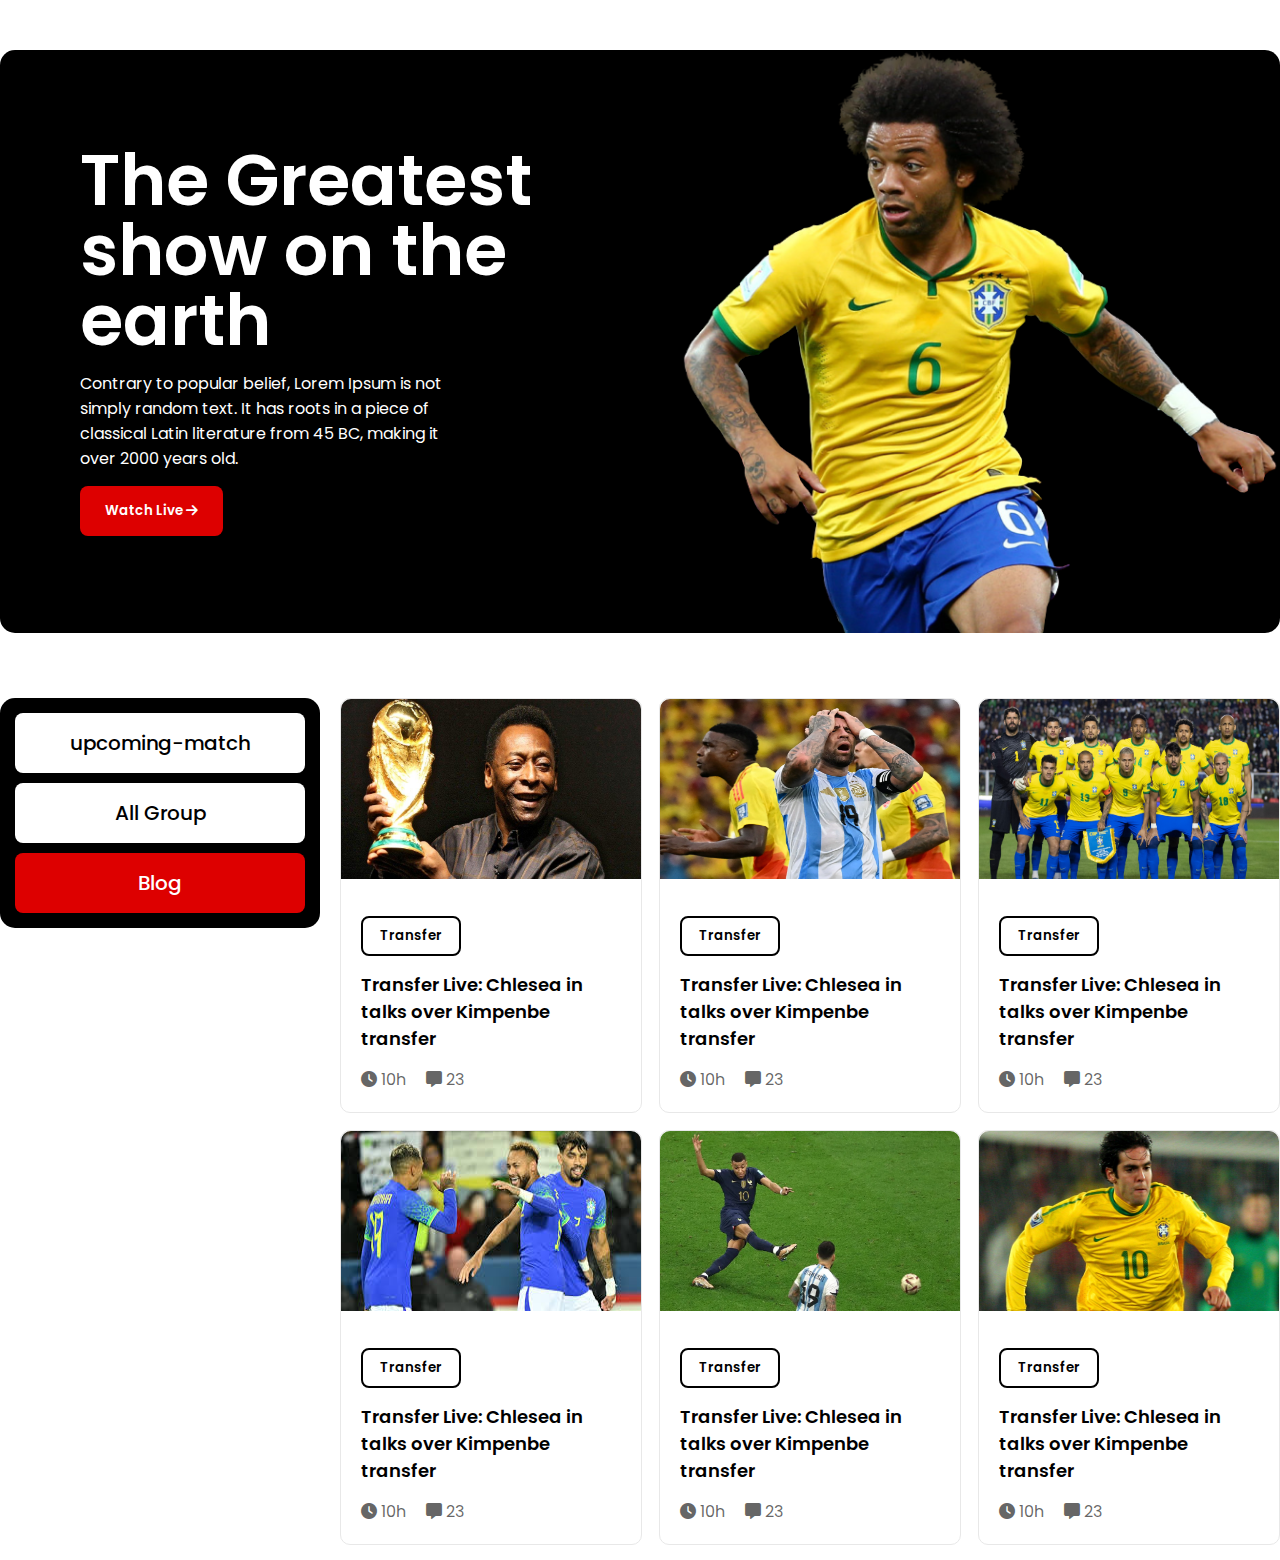
<file: index.html>
<!DOCTYPE html>
<html lang="en">
  <head>
    <meta charset="UTF-8" />
    <meta name="viewport" content="width=device-width, initial-scale=1.0" />
    <title>World Cup 2025</title>
    <link rel="stylesheet" href="./style.css" />

    <!-- google font -->
    <link rel="preconnect" href="https://fonts.googleapis.com" />
    <link rel="preconnect" href="https://fonts.gstatic.com" crossorigin />
    <link
      href="https://fonts.googleapis.com/css2?family=Poppins:ital,wght@0,100;0,200;0,300;0,400;0,500;0,600;0,700;0,800;0,900;1,100;1,200;1,300;1,400;1,500;1,600;1,700;1,800;1,900&display=swap"
      rel="stylesheet"
    />

    <!-- font awesome cdn -->
    <link
      rel="stylesheet"
      href="https://cdnjs.cloudflare.com/ajax/libs/font-awesome/6.7.2/css/all.min.css"
      integrity="sha512-Evv84Mr4kqVGRNSgIGL/F/aIDqQb7xQ2vcrdIwxfjThSH8CSR7PBEakCr51Ck+w+/U6swU2Im1vVX0SVk9ABhg=="
      crossorigin="anonymous"
      referrerpolicy="no-referrer"
    />
  </head>

  <body>
    <!--header-banner-section -->
    <header>
      <section class="banner container">
        <div class="banner-left">
          <h2>
            The Greatest <br />
            show on the <br />
            earth
          </h2>
          <p>
            Contrary to popular belief, Lorem Ipsum is not simply random text.
            It has roots in a piece of classical Latin literature from 45 BC,
            making it over 2000 years old.
          </p>
          <button class="btn">
            Watch Live <i class="fa-solid fa-arrow-right"></i>
          </button>
        </div>

        <div class="banner-right">
          <img src="./img/banner/banner-img.png" alt="" />
        </div>
      </section>
    </header>

    <main>
      <!--***** upcoming- matches *****-->
      <section class="upcoming-matches container">
        <div class="upcoming-matches-left">
          <button class="btn">upcoming-match</button>
          <button class="btn">All Group</button>
          <button class="btn">Blog</button>
        </div>
        <!--  -->
        <div class="upcoming-matches-right">
          <div class="card">
            <img src="./img/matches/matches_1.jpg" alt="" />
            <div class="card-body">
              <button class="btn">Transfer</button>
              <h2>Transfer Live: Chlesea in talks over Kimpenbe transfer</h2>
              <div class="card-bottom">
                <span><i class="fa-solid fa-clock"></i> 10h</span>
                <span><i class="fa-solid fa-message"></i> 23</span>
              </div>
            </div>
          </div>
          <div class="card">
            <img src="./img/matches/matches_2.webp" alt="" />
            <div class="card-body">
              <button class="btn">Transfer</button>
              <h2>Transfer Live: Chlesea in talks over Kimpenbe transfer</h2>
              <div class="card-bottom">
                <span><i class="fa-solid fa-clock"></i> 10h</span>
                <span><i class="fa-solid fa-message"></i> 23</span>
              </div>
            </div>
          </div>
          <div class="card">
            <img src="./img/matches/matches_3.jpg" alt="" />
            <div class="card-body">
              <button class="btn">Transfer</button>
              <h2>Transfer Live: Chlesea in talks over Kimpenbe transfer</h2>
              <div class="card-bottom">
                <span><i class="fa-solid fa-clock"></i> 10h</span>
                <span><i class="fa-solid fa-message"></i> 23</span>
              </div>
            </div>
          </div>
          <div class="card">
            <img src="./img/matches/matches_4.jpeg" alt="" />
            <div class="card-body">
              <button class="btn">Transfer</button>
              <h2>Transfer Live: Chlesea in talks over Kimpenbe transfer</h2>
              <div class="card-bottom">
                <span><i class="fa-solid fa-clock"></i> 10h</span>
                <span><i class="fa-solid fa-message"></i> 23</span>
              </div>
            </div>
          </div>
          <div class="card">
            <img src="./img/matches/matches_5.webp" alt="" />
            <div class="card-body">
              <button class="btn">Transfer</button>
              <h2>Transfer Live: Chlesea in talks over Kimpenbe transfer</h2>
              <div class="card-bottom">
                <span><i class="fa-solid fa-clock"></i> 10h</span>
                <span><i class="fa-solid fa-message"></i> 23</span>
              </div>
            </div>
          </div>
          <div class="card">
            <img src="./img/matches/matches_6.jpg" alt="" />
            <div class="card-body">
              <button class="btn">Transfer</button>
              <h2>Transfer Live: Chlesea in talks over Kimpenbe transfer</h2>
              <div class="card-bottom">
                <span><i class="fa-solid fa-clock"></i> 10h</span>
                <span><i class="fa-solid fa-message"></i> 23</span>
              </div>
            </div>
          </div>
        </div>
      </section>
    </main>
  </body>
</html>
</file>
<file: style.css>
/* common */
* {
  box-sizing: border-box;
  margin: 0;
  padding: 0;
  font-family: "Poppins", sans-serif;
}
img {
  max-width: 100%;
}
.container {
  max-width: 1280px;
  margin: auto;
}

.btn {
  background-color: #dd0000;
  padding: 15px 25px;
  color: white;
  border-radius: 8px;
  font-weight: 600;
  border: none;
}

/* Animation */
@keyframes banner-animation {
  0% {
    opacity: 0;
    transform: translateX(-20px);
  }
  5% {
    color: orange;
  }
  50% {
    opacity: 0.5;
    color: yellow;
    transform: translateX(-10px);
  }
  100% {
    opacity: 1;
    transform: translateX(0px);
  }
}
/* player */
@keyframes banner-player-animation {
  0% {
    opacity: 0.5;
    transform: translateX(-20px);
  }
  50% {
    opacity: 0.7;
    transform: translateX(-10px);
  }
  100% {
    opacity: 1;
    transform: translateX(0px);
  }
}

/* banner styles */

.banner {
  display: flex;
  align-items: center;
  background-color: black;
  color: white;
  border-radius: 15px;
  margin: 50px auto;
  animation: banner-animation 0.7s ease-out forwards;
}
.banner-left {
  padding-left: 80px;
  flex: 1;
}

.banner-left h2 {
  font-size: 70px;
  font-weight: 600;
  line-height: 70px;
}
.banner-left p {
  color: #ffffff;
  margin: 15px 0;
  max-width: 65%;
}
.banner-right img {
  display: block;
  animation: banner-player-animation 1s ease-in infinite;
}
.banner-right {
  flex: 1;
}
/* upcoming-matches */
.upcoming-matches {
  display: flex;
  padding: 15px 0;
  gap: 20px;
}
.upcoming-matches-left {
  background-color: black;
  width: 25%;
  border-radius: 15px;
  padding: 15px;
  display: flex;
  flex-direction: column;
  gap: 10px;
  height: fit-content;
}
.upcoming-matches-left .btn:nth-child(1),
.upcoming-matches-left .btn:nth-child(2) {
  background-color: white;
  color: black;
  font-size: 20px;
  font-weight: 500;
}
.upcoming-matches-left .btn:nth-child(3) {
  font-size: 20px;
  font-weight: 500;
}
.upcoming-matches .card .card-body {
  padding: 20px;
}

.upcoming-matches-right {
  flex: 1;
  display: grid;
  grid-template-columns: repeat(3, 1fr);
  gap: 17px;
}
.upcoming-matches-right .card {
  border: 1px solid rgb(232, 232, 232);
  border-radius: 10px;
}
.upcoming-matches-right .card img {
  height: 180px;
  width: 100%;
  border-radius: 10px 10px 0 0;
}

.upcoming-matches-right .card .btn {
  background-color: white;
  color: black;
  border: 2px solid black;
  padding: 8px 17px;
  margin-top: 10px;
}
.upcoming-matches-right .card h2 {
  margin: 15px 0;
  font-size: 18px;
  font-weight: 600;
}

.card-bottom {
  color: #161616a8;
  display: flex;
  gap: 20px;
}

/* Laptop/tab responsive */
@media screen and (max-width: 992px) {
  .container {
    margin: 0 20px;
  }
  .upcoming-matches {
    flex-direction: column;
  }
  .upcoming-matches-left {
    flex-direction: row;
    width: 100%;
    background-color: transparent;
  }
  .upcoming-matches-left > * {
    flex: 1;
  }
  .upcoming-matches-left .btn {
    border: 1px solid rgb(232, 232, 232);
    border-radius: 10px;
  }
  .banner-left h2 {
    font-size: 50px;
    line-height: 50px;
  }
}

/* Mobile responsive */
@media screen and (max-width: 768px) {
  .container {
    margin: 0 10px;
  }
  .banner {
    flex-direction: column;
    text-align: center;
    margin-top: 20px;
  }
  .banner .banner-left {
    margin-bottom: 50px;
    padding-left: 0;
    padding-top: 30px;
  }
  .banner .banner-left p {
    margin: 15px auto;
  }
  .upcoming-matches-right {
    grid-template-columns: 1fr;
  }
  .upcoming-matches-left {
    width: 100%;
    align-items: center;
    justify-content: center;
  }
}
</file>
